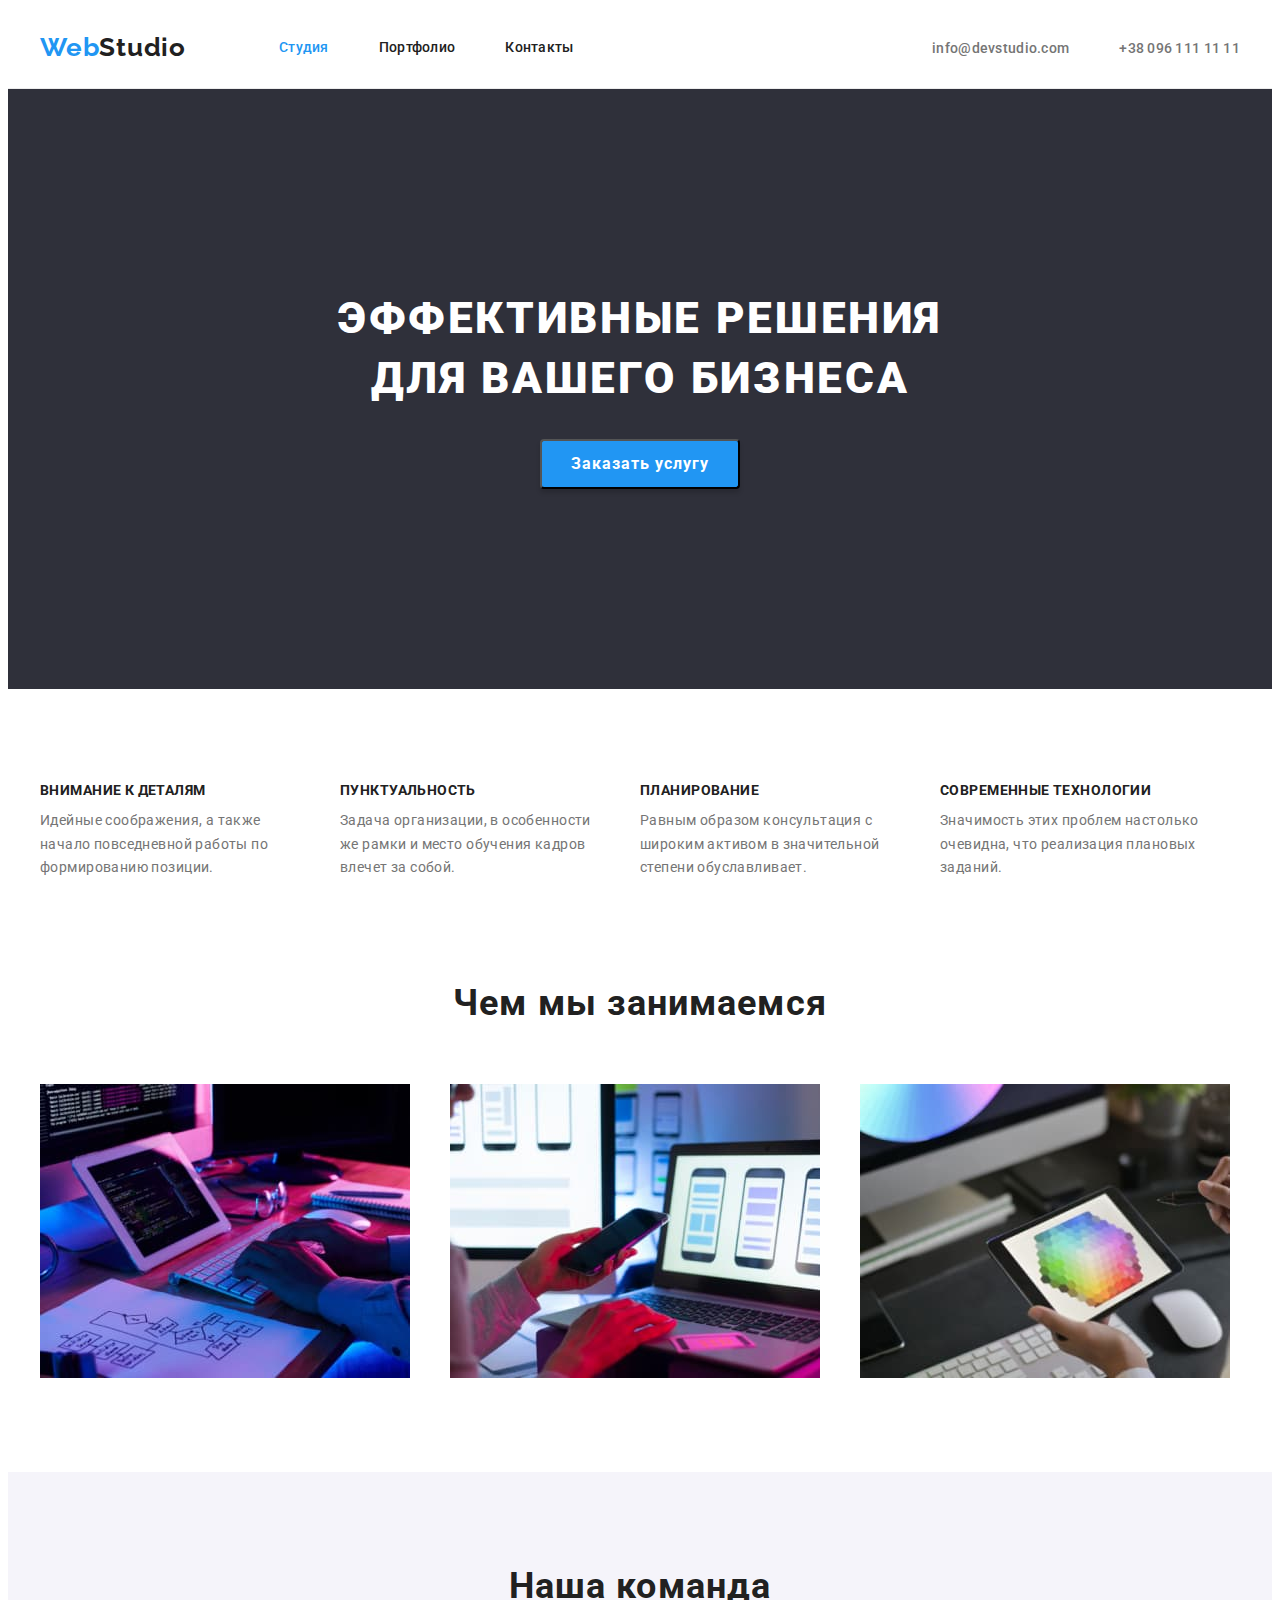
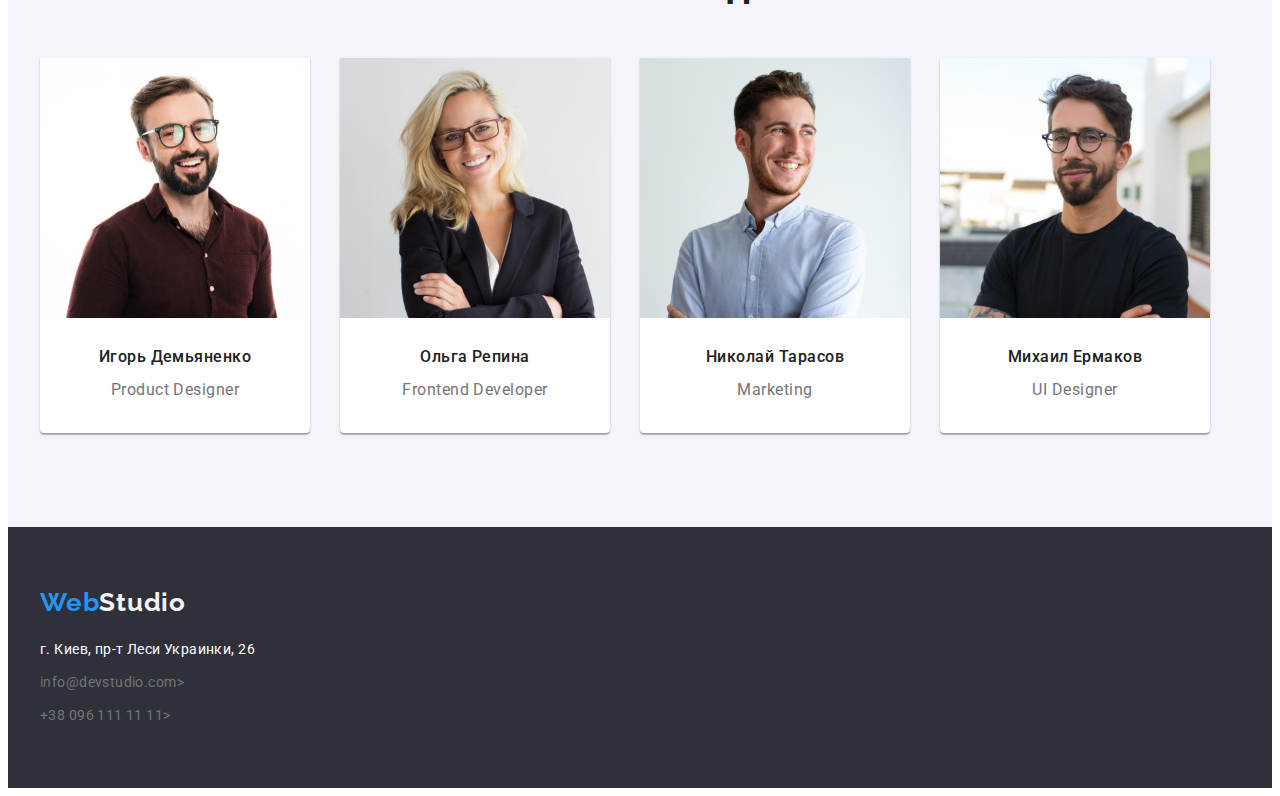
<file: index.html>
<!DOCTYPE html>
<html lang="ru">
    <head>
    <meta charset="UTF-8">
    <meta http-equiv="X-UA-Compatible" content="IE=edge">
    <meta name="viewport" content="width=device-width, initial-scale=1.0">
    <title>Document</title>
    <link rel="preconnect" href="https://fonts.googleapis.com">
    <link rel="preconnect" href="https://fonts.gstatic.com" crossorigin>
    <link href="https://fonts.googleapis.com/css2?family=Raleway:wght@700&family=Roboto:wght@400;500;700;900&display=swap"
        rel="stylesheet">
        <link rel="stylesheet"
            href="https://cdnjs.cloudflare.com/ajax/libs/modern-normalize/1.1.0/modern-normalize.min.css"
            integrity="sha512-wpPYUAdjBVSE4KJnH1VR1HeZfpl1ub8YT/NKx4PuQ5NmX2tKuGu6U/JRp5y+Y8XG2tV+wKQpNHVUX03MfMFn9Q=="
            crossorigin="anonymous" 
            referrerpolicy="no-referrer" 
        />
            
    <link rel="stylesheet" href="./css/styles.css">
    
</head>
<body>
    <header class="header">
        <div class="container header-container">
        <a class="header-logo link"  href=""> Web<span class="span-logo">Studio</span></a>
        <nav class="header-nav">
            <ul class="list header-list">
                <li class="header-item"><a class="link header-link current"  href="">Студия</a></li>
                <li class="header-item"><a class="link header-link"  href="./portfolio.html">Портфолио</a></li>
                <li class="header-item"><a class="link header-link"  href="">Контакты</a></li>
            </ul>
        </nav>
        <ul class="list header-list header-connect">
            <li class="header-cont"><a class="link header-mail"  href="mailto:info@devstudio.com">info@devstudio.com</a></li>
            <li class="header-cont"><a class="link header-tel"  href="tel:+380961111111">+38 096 111 11 11</a></li>
        </ul>
        </div>
    </header>

    <main>
        <section class="hero">
            <div class="container ">
            <h1 class="hero-title">Эффективные решения для вашего бизнеса</h1>
            <button class="hero-btn btn-pointer" type="button">Заказать услугу</button>
            </div>
        </section>

        <section class="section">
            <div class="container">
            <h2 class="about-title visually-hidden">наши преимущества</h2>
            <ul class="list about-list">
                <li class="about-item">
                    <h3 class="about-pre-title">Внимание к деталям</h3>
                    <p class="about-after-title">Идейные соображения, а также начало повседневной работы по формированию позиции.</p>
                </li>
                <li class="about-item">
                    <h3 class="about-pre-title">Пунктуальность</h3>
                    <p class="about-after-title">Задача организации, в особенности же рамки и место обучения кадров влечет за собой.</p>
                </li>
                <li class="about-item">
                    <h3 class="about-pre-title">Планирование</h3>
                    <p class="about-after-title">Равным образом консультация с широким активом в значительной степени обуславливает.</p>
                </li>
                <li class="about-item">
                    <h3 class="about-pre-title">Современные технологии</h3>
                    <p class="about-after-title">Значимость этих проблем настолько очевидна, что реализация плановых заданий.</p>
                </li>
            </ul>
            </div>
        </section>
        <section class="hom section">
            <div class="container">
            <h2 class="hom-title">Чем мы занимаемся</h2>
            
                <ul class="list hom-list">
                    <li class="hom-item">
                        <img 
                        src="./images/img.jpg" 
                        alt="робота за монитором"
                        width="370">
                    </li>
                    <li class="hom-item">
                        <img 
                        src="./images/img1.jpg" 
                        alt="телефон подключаеться к ноутбуку"
                        width="370">
                    </li>
                    <li class="hom-item">
                        <img 
                        src="./images/img2.jpg" 
                        alt="робота за планшетом"
                        width="370">
                    </li>
                </ul>
            </div>
        </section>
        <section class="men section">
            <div class="container">
            <h2 class="men-title">Наша команда</h2>
                <ul class="men-list">
                    <li class="men-item">
                        <img 
                            src="./images/img3.jpg" 
                            alt="шатен в очках"
                            width="270">
                            <div class="men-description">
                        <h3 class="men-pre-title">Игорь Демьяненко</h3>
                        <p class="men-after-title" lang="en">Product Designer</p>
                        </div>
                    </li>
                    <li class="men-item">
                        <img 
                            src="./images/img4.jpg" 
                            alt="блондинка"
                            width="270">
                            <div class="men-description">
                        <h3 class="men-pre-title">Ольга Репина</h3>
                        <p class="men-after-title" lang="en">Frontend Developer</p>
                            </div>
                    </li>
                    <li class="men-item">
                        <img 
                            src="./images/img5.jpg" 
                            alt="шатен"
                            width="270">
                            <div class="men-description">
                        <h3 class="men-pre-title">Николай Тарасов</h3>
                        <p class="men-after-title" lang="en">Marketing</p>
                            </div>
                    </li>
                    <li class="men-item">
                        <img 
                            src="./images/img6.jpg" 
                            alt="брюнет"
                            width="270">
                            <div class="men-description">
                        <h3 class="men-pre-title">Михаил Ермаков</h3>
                        <p class="men-after-title" lang="en">UI Designer</p>
                            </div>
                    </li>
                </ul>
                </div>
        </section>
    </main>
    <footer class="footer">
        <div class="container">
        <a class="link footer-logo foot-pointer" href="">Web<span class="spani-logo">Studio</span></a>
        <address>
            <ul class="list footer-list">
                <li><a class="footer-pre-link foot-pointer" href="">г. Киев, пр-т Леси Украинки, 26</a></li>
                <li><a class="footer-link foot-pointer" href="mailto:info@devstudio.com">info@devstudio.com></a></li>
                <li><a class="footer-link foot-pointer" href="tel:+380961111111">+38 096 111 11 11></a></li>
            </ul>
        </address>
        </div>
    </footer>
</body>
</html>
</file>
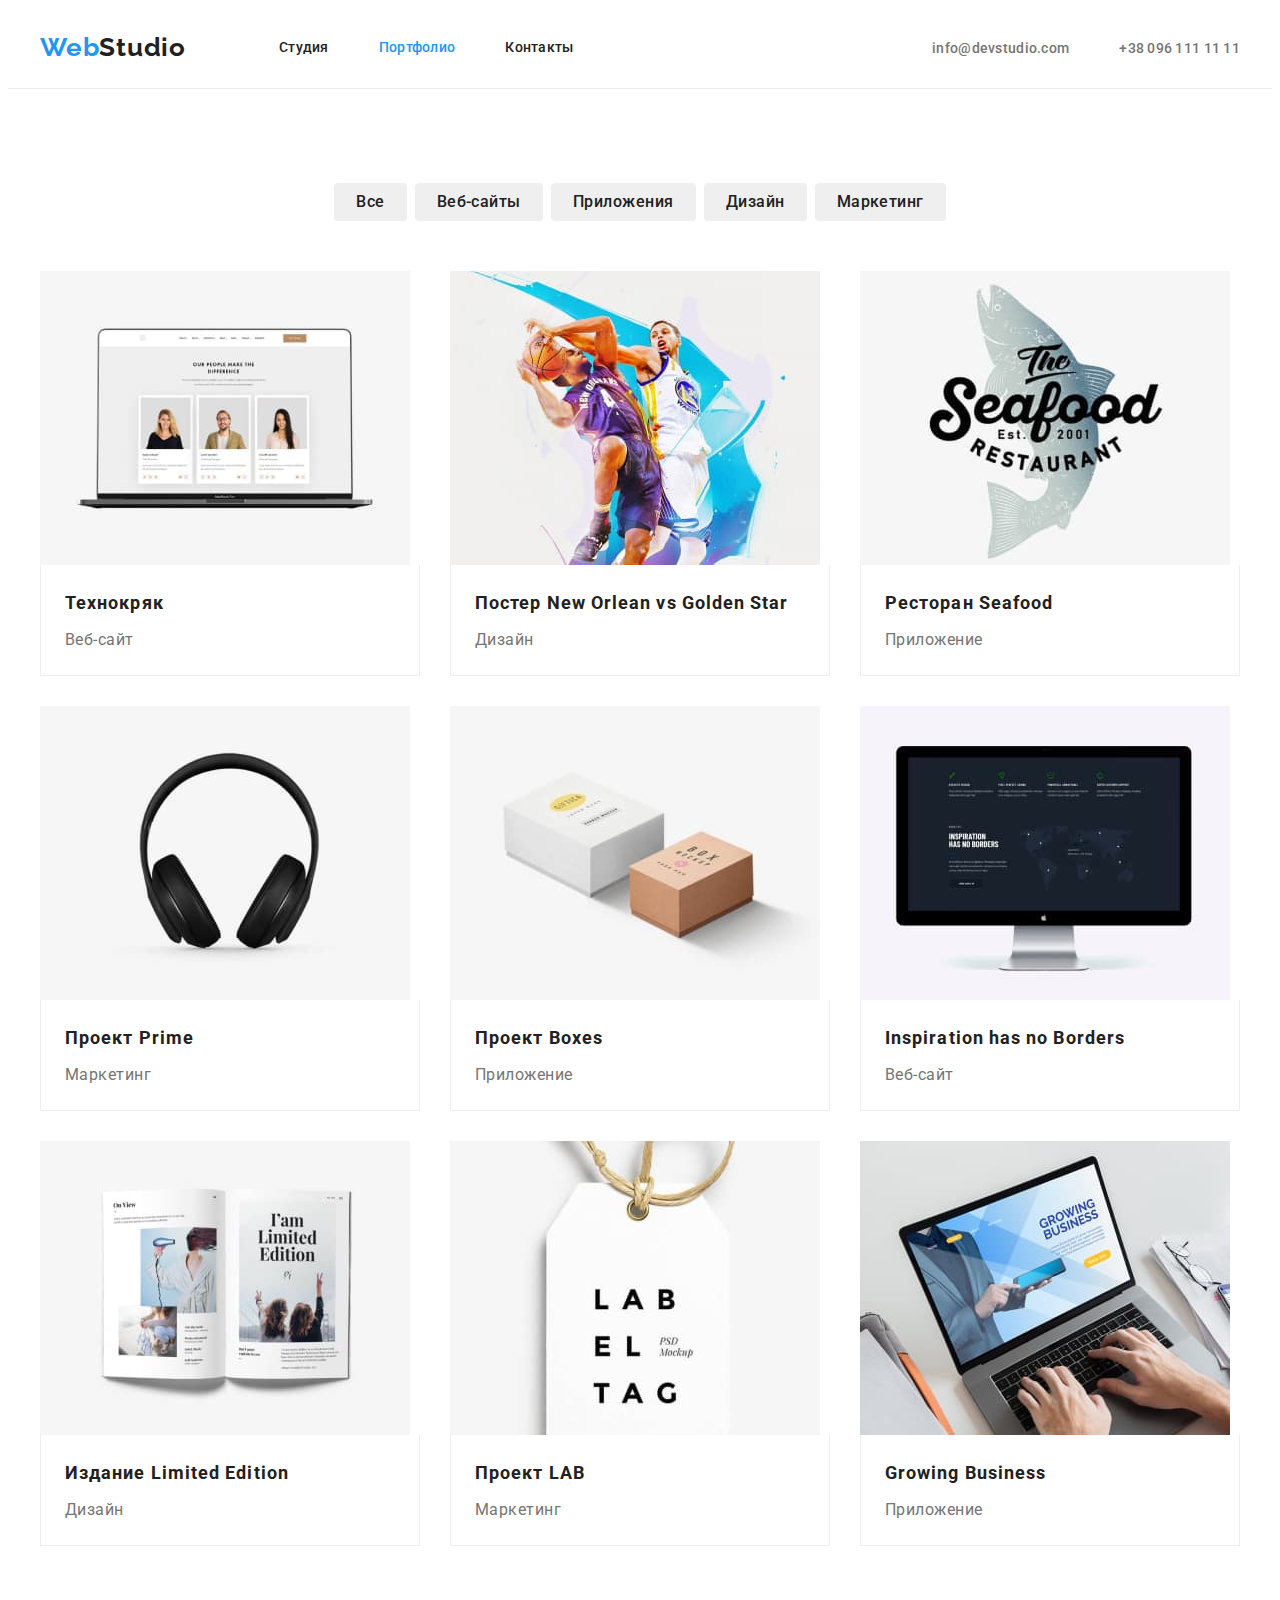
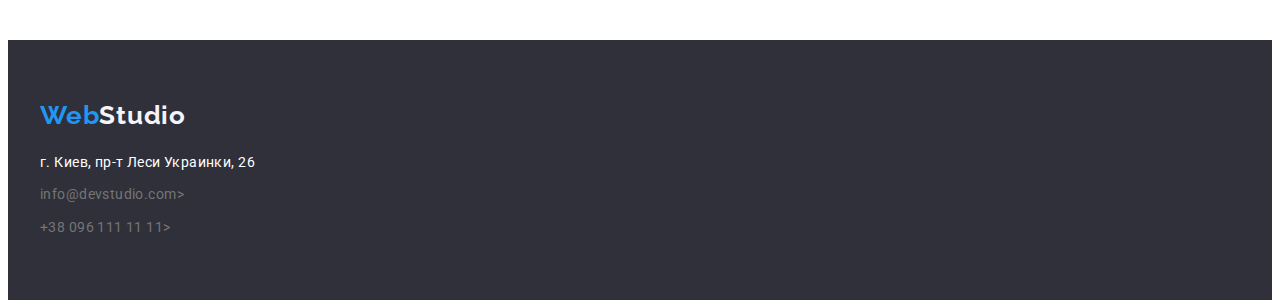
<file: portfolio.html>
<!DOCTYPE html>
<html lang="ru">
<head>
    <meta charset="UTF-8">
    <meta http-equiv="X-UA-Compatible" content="IE=edge">
    <meta name="viewport" content="width=device-width, initial-scale=1.0">
    <title>Document</title>
        <link rel="preconnect" href="https://fonts.googleapis.com">
        <link rel="preconnect" href="https://fonts.gstatic.com" crossorigin>
        <link href="https://fonts.googleapis.com/css2?family=Raleway:wght@700&family=Roboto:wght@400;500;700;900&display=swap"
            rel="stylesheet">
            <link rel="stylesheet" href="https://cdnjs.cloudflare.com/ajax/libs/modern-normalize/1.1.0/modern-normalize.min.css"
                integrity="sha512-wpPYUAdjBVSE4KJnH1VR1HeZfpl1ub8YT/NKx4PuQ5NmX2tKuGu6U/JRp5y+Y8XG2tV+wKQpNHVUX03MfMFn9Q=="
                crossorigin="anonymous" referrerpolicy="no-referrer" />
        <link rel="stylesheet" href="./css/styles.css">
</head>
<body>
    <header class="header">
        <div class="container header-container">
        <a class="header-logo link" href=""> Web<span class="span-logo">Studio</span></a>
        <nav class="header-nav">
            <ul class="list header-list">
                <li class="header-item"><a class="link header-link" href="./index.html">Студия</a></li>
                <li class="header-item"><a class="link header-link current" href="./portfolio.html">Портфолио</a></li>
                <li class="header-item"><a class="link header-link" href="">Контакты</a></li>
            </ul>
        </nav>
        <ul class="list header-list header-connect">
            <li class="header-cont"><a class="link header-mail " href="mailto:info@devstudio.com">info@devstudio.com</a></li>
            <li class="header-cont"><a class="link header-tel" href="tel:+380961111111">+38 096 111 11 11</a></li>
        </ul>
        </div>
    </header>
    <main>
        <section class="section">
            <div class="container">
            <h1 class="about-title visually-hidden">Портфолио</h1>
            <ul class="list art-list">
                <li class="art-item">
                    <button class="art-btn" type="button">Все</button>
                </li>
                <li class="art-item">
                    <button class="art-btn" type="button">Веб-сайты</button>
                </li>
                <li class="art-item">
                    <button class="art-btn" type="button">Приложения</button>
                </li>
                <li class="art-item">
                    <button class="art-btn" type="button">Дизайн</button>
                </li>
                <li class="art-item">
                    <button class="art-btn" type="button">Маркетинг</button>
                </li>
            </ul>
            <ul class="list carte-list">
                <li class="carte-item">
                    <a class="link" href="">
                        <div class="carte-thumb">
                            <img src="./images/img7.jpg" alt="ноутбук" width="370">
                            </div>
                            <div class="carte-info">
                            <h2 class="art-text">Технокряк</h2>
                            <p class="art-after-text">Веб-сайт</p>
                        </div>
                    </a>
                </li>
                <li class="carte-item">
                    <a class="link" href="">
                        <div class="carte-thumb">
                            <img src="./images/img8.jpg" alt="баскедбол" width="370">
                            </div>
                            <div class="carte-info">
                            <h2 class="art-text">Постер New Orlean vs Golden Star</h2>
                            <p class="art-after-text">Дизайн</p>
                        </div>
                    </a>
                </li>
                <li class="carte-item">
                    <a class="link" href="">
                        <div class="carte-thumb">
                            <img src="./images/img9.jpg" alt="рыбка" width="370">
                            </div>
                            <div class="carte-info">
                            <h2 class="art-text">Ресторан Seafood</h2>
                            <p class="art-after-text">Приложение</p>
                        </div>
                    </a>
                </li>
                <li class="carte-item">
                    <a class="link" href="">
                        <div class="carte-thumb">
                            <img src="./images/img10.jpg" alt="наушники" width="370">
                            </div>
                            <div class="carte-info">
                            <h2 class="art-text">Проект Prime</h2>
                            <p class="art-after-text">Маркетинг</p>
                        </div>
                    </a>
                </li>
                <li class="carte-item">
                    <a class="link" href="">
                        <div class="carte-thumb">
                            <img src="./images/img11.jpg" alt="коробки" width="370">
                            </div>
                            <div class="carte-info">
                            <h2 class="art-text">Проект Boxes</h2>
                            <p class="art-after-text">Приложение</p>
                        </div>
                    </a>
                </li>
                <li class="carte-item">
                    <a class="link" href="">
                        <div class="carte-thumb">
                            <img src="./images/img12.jpg" alt="моник" width="370">
                            </div>
                            <div class="carte-info">
                            <h2 class="art-text">Inspiration has no Borders</h2>
                            <p class="art-after-text">Веб-сайт</p>
                        </div>
                    </a>
                </li>
                <li class="carte-item">
                    <a class="link" href="">
                        <div class="carte-thumb">
                            <img src="./images/img13.jpg" alt="книга" width="370">
                            </div>
                            <div class="carte-info">
                            <h2 class="art-text">Издание Limited Edition</h2>
                            <p class="art-after-text">Дизайн</p>
                        </div>
                    </a>
                </li>
                <li class="carte-item">
                    <a class="link" href="">
                        <div class="carte-thumb">
                            <img src="./images/img14.jpg" alt="етикетка" width="370">
                            </div>
                            <div class="carte-info">
                            <h2 class="art-text">Проект LAB</h2>
                            <p class="art-after-text">Маркетинг</p>
                        </div>
                    </a>
                </li>
                <li class="carte-item">
                    <a class="link" href="">
                        <div class="carte-thumb">
                            <img src="./images/img15.jpg" alt="ноутбук2" width="370">
                            </div>
                            <div class="carte-info">
                            <h2 class="art-text">Growing Business</h2>
                            <p class="art-after-text">Приложение</p>
                        </div>
                    </a>
                </li>
            </ul>
            </div>
        </section>
    </main>
    <footer class="footer ">
        <div class="container">
        <a class="link footer-logo foot-pointer" href="">Web<span class="spani-logo">Studio</span></a>
        <address>
            <ul class="list footer-list">
                <li><a class="link footer-pre-link foot-pointer" href="">г. Киев, пр-т Леси Украинки, 26</a></li>
                <li><a class="link footer-link foot-pointer" href="mailto:info@devstudio.com">info@devstudio.com></a></li>
                <li><a class="link footer-link foot-pointer" href="tel:+380961111111">+38 096 111 11 11></a></li>
            </ul>
        </address>
        </div>
    </footer>
</body>
</html>
</file>
<file: css/styles.css>
:root {
  --header-color: #212121;
  --accent-color: #2196f3;
  --first-title-color: #2f303a;
  --second-title-color: #e5e5e5;
  --footer-color: #757575;
  --one-title-color: #ffffff;
}
body {
  font-family: 'Roboto', sans-serif;
  color: var(--header-color);
  background: var(--one-title-color);
}
p,
h1,
h2,
h3,
h4,
h5,
h6 {
  margin: 0;
}

ul {
  margin: 0;
  padding: 0;
}
img {
  display: block;
}

.list {
  list-style: none;
}
.link {
  text-decoration: none;
}
.btn-pointer {
  cursor: pointer;
}
.foot-pointer {
  cursor: default;
}
.section {
  padding-top: 94px;
  padding-bottom: 94px;
}

.container {
  width: 1200px;
  padding-left: 15px;
  padding-right: 15px;
  margin: 0 auto;
}

.visually-hidden {
  position: absolute;
  white-space: nowrap;
  width: 1px;
  height: 1px;
  overflow: hidden;
  border: 0;
  padding: 0;
  clip: rect(0 0 0 0);
  clip-path: inset(50%);
  margin: -1px;
}

.now {
  background-color: var(--accent-color);
}

/*--------------------------HEADER----------------------*/

.header {
  border-bottom: 1px solid #ececec;
  background-color: var(--one-title-color);
}

.header-list {
  display: flex;
}
.header-container {
  display: flex;
  align-items: center;
}
.header-connect {
  margin-left: auto;
}

.span-logo {
  color: #212121;
}

.header-logo {
  font-family: 'Raleway';
  font-weight: 700;
  font-size: 26px;
  line-height: 1.91;
  letter-spacing: 0.03em;

  color: #2196f3;
  margin-right: 93px;
}
.header-item:not(:last-child) {
  margin-right: 50px;
}
.header-cont:not(:last-child) {
  margin-right: 50px;
}

.header-link {
  font-weight: 500;
  font-size: 14px;
  line-height: 1.14;
  letter-spacing: 0.02em;
  color: var(--header-color);
  display: block;
  padding-top: 32px;
  padding-bottom: 32px;
}
.header-link:hover,
.header-link:focus {
  color: var(--accent-color);
}

.header-tel {
  font-weight: 500;
  font-size: 14px;
  line-height: 1.14;
  letter-spacing: 0.02em;

  color: var(--footer-color);
}
.header-tel:hover,
.header-tel:focus {
  color: var(--accent-color);
}
.header-mail {
  font-weight: 500;
  font-size: 14px;
  line-height: 1.14;
  letter-spacing: 0.02em;
  color: var(--footer-color);
}

.header-mail:hover,
.header-mail:focus {
  color: var(--accent-color);
}

/*--------------------------HERO----------------------*/
.hero {
  background-color: var(--first-title-color);
  text-align: center;
  padding: 200px 0px;
}

.hero-title {
  font-weight: 900;
  font-size: 44px;
  line-height: 1.36;
  text-align: center;

  letter-spacing: 0.06em;
  text-transform: uppercase;
  color: #ffffff;
  max-width: 696px;
  margin-bottom: 30px;
  margin: auto;
}

.hero-btn {
  font-family: inherit;
  font-weight: 700;
  font-size: 16px;
  line-height: 1.87;
  text-align: center;
  letter-spacing: 0.06em;
  color: #ffffff;
  background-color: var(--accent-color);

  background: var(--accent-color);
  box-shadow: 0px 4px 4px rgba(0, 0, 0, 0.15);
  border-radius: 4px;

  min-width: 200px;
  min-height: 50px;
  margin-top: 30px;
}

.hero-btn:hover {
  background-color: #188ce8;
}

/*--------------------------ABAUT----------------------*/

.about-list {
  display: flex;
}

.about-item {
  max-width: 270px;
}
.about-item:not(:last-child) {
  margin-right: 30px;
}

.about-pre-title {
  font-weight: 700;
  font-size: 14px;
  line-height: 1.14;

  letter-spacing: 0.03em;
  text-transform: uppercase;
  color: var(--header-color);
  margin-bottom: 10px;
}
.about-after-title {
  font-weight: 400;
  font-size: 14px;
  line-height: 1.71;
  letter-spacing: 0.03em;
  color: var(--footer-color);
}

/*--------------------------HOM----------------------*/
.hom {
  padding-top: 0px;
}

.hom-title {
  font-weight: 700;
  font-size: 36px;
  line-height: 1.66;
  text-align: center;
  letter-spacing: 0.03em;

  color: var(--header-color);
  margin-bottom: 50px;
}
.hom-list {
  display: flex;
  margin: -15px;
}

.hom-item {
  flex-basis: calc(100% / 3 - 30px);
  margin: 15px;
}
/*--------------------------MEN----------------------*/

.men {
  background-color: #f5f4fa;
}

.men-title {
  font-weight: 700;
  font-size: 36px;
  line-height: 1.16;
  text-align: center;
  letter-spacing: 0.03em;
  color: var(--header-color);
  margin-bottom: 50px;
}
.men-pre-title {
  font-weight: 500;
  font-size: 16px;
  line-height: 1.18;
  text-align: center;
  letter-spacing: 0.03em;
  color: var(--header-color);
  margin-bottom: 10px;
}

.men-after-title {
  font-size: 16px;
  line-height: 1.66;
  text-align: center;
  letter-spacing: 0.03em;
  color: var(--footer-color);
}

.men-list {
  display: flex;
  list-style: none;
}

.men-item:not(:last-child) {
  margin-right: 30px;
}

.team-list li:not(:last-child) {
  margin-right: 30px;
}

.men-item {
  background-color: #ffffff;
  box-shadow: 0px 1px 3px rgba(0, 0, 0, 0.12), 0px 1px 1px rgba(0, 0, 0, 0.14),
    0px 2px 1px rgba(0, 0, 0, 0.2);
  border-radius: 0px 0px 4px 4px;
}

.men-description {
  padding-top: 30px;
  padding-bottom: 30px;
}

/*--------------------------FOOTER----------------------*/
.spani-logo {
  color: #f5f4fa;
}

.footer {
  background-color: var(--first-title-color);
  padding-top: 60px;
  padding-bottom: 60px;
}

.footer-bg a {
  margin-bottom: 20px;
}

.footer-pre-link {
  font-size: 14px;
  line-height: 1.71;
  letter-spacing: 0.03em;
  color: #ffffff;

  text-decoration: none;
}
.footer-link {
  font-size: 14px;
  line-height: 1.71;
  letter-spacing: 0.03em;
  color: var(--footer-color);

  text-decoration: none;
  display: block;
}

.footer-list li:not(:last-child) {
  margin-bottom: 9px;
}

.footer-link:hover,
.footer-pre-link:hover {
  color: hsl(252, 4%, 73%);
}
.footer-logo {
  font-family: 'Raleway';
  font-weight: 700;
  font-size: 26px;
  line-height: 1.19;
  letter-spacing: 0.03em;

  color: #2196f3;
}
.current {
  color: var(--accent-color);
}

address {
  font-style: normal;
  margin-top: 20px;
}
/*----------------------------------------------------PORTFOLIO---------------------------*/
/*--------------------------ART----------------------*/
.art {
  padding-top: 94px;
  padding-bottom: 94px;
  color: var(--one-title-color);
}

.art-list {
  display: flex;
  justify-content: center;
  margin-bottom: 50px;
}

.art-list li:not(:last-child) {
  margin-right: 8px;
}

.art-btn {
  font-family: inherit;
  font-weight: 500;
  font-size: 16px;
  line-height: 1.62;
  text-align: center;
  letter-spacing: 0.03em;
  color: var(--header-color);

  display: block;
  margin: 0;
  padding: 6px 22px;
  border-radius: 4px;
  border: none;
  cursor: pointer;
}
.art-btn:hover,
.art-btn:focus {
  background-color: var(--accent-color);
  color: var(--one-title-color);
}

.art-text {
  font-weight: 700;
  font-size: 18px;
  line-height: 2;

  letter-spacing: 0.06em;

  color: var(--header-color);
  margin-bottom: 4px;
}
.art-after-text {
  font-size: 16px;
  line-height: 1.87;

  letter-spacing: 0.03em;

  color: #757575;
}

.art-container {
  display: flex;
  align-items: center;
}
.carte-list {
  display: flex;
  flex-wrap: wrap;
  margin-left: -30px;
  margin-top: -30px;
}

.carte-thumb {
  width: 370px;
}
.carte-item {
  width: calc((100% - 90px) / 3);
  margin-left: 30px;
  margin-top: 30px;
}
.carte-info {
  border: 1px solid #eeeeee;
  border-top: none;
  padding: 20px 24px;
}
</file>
